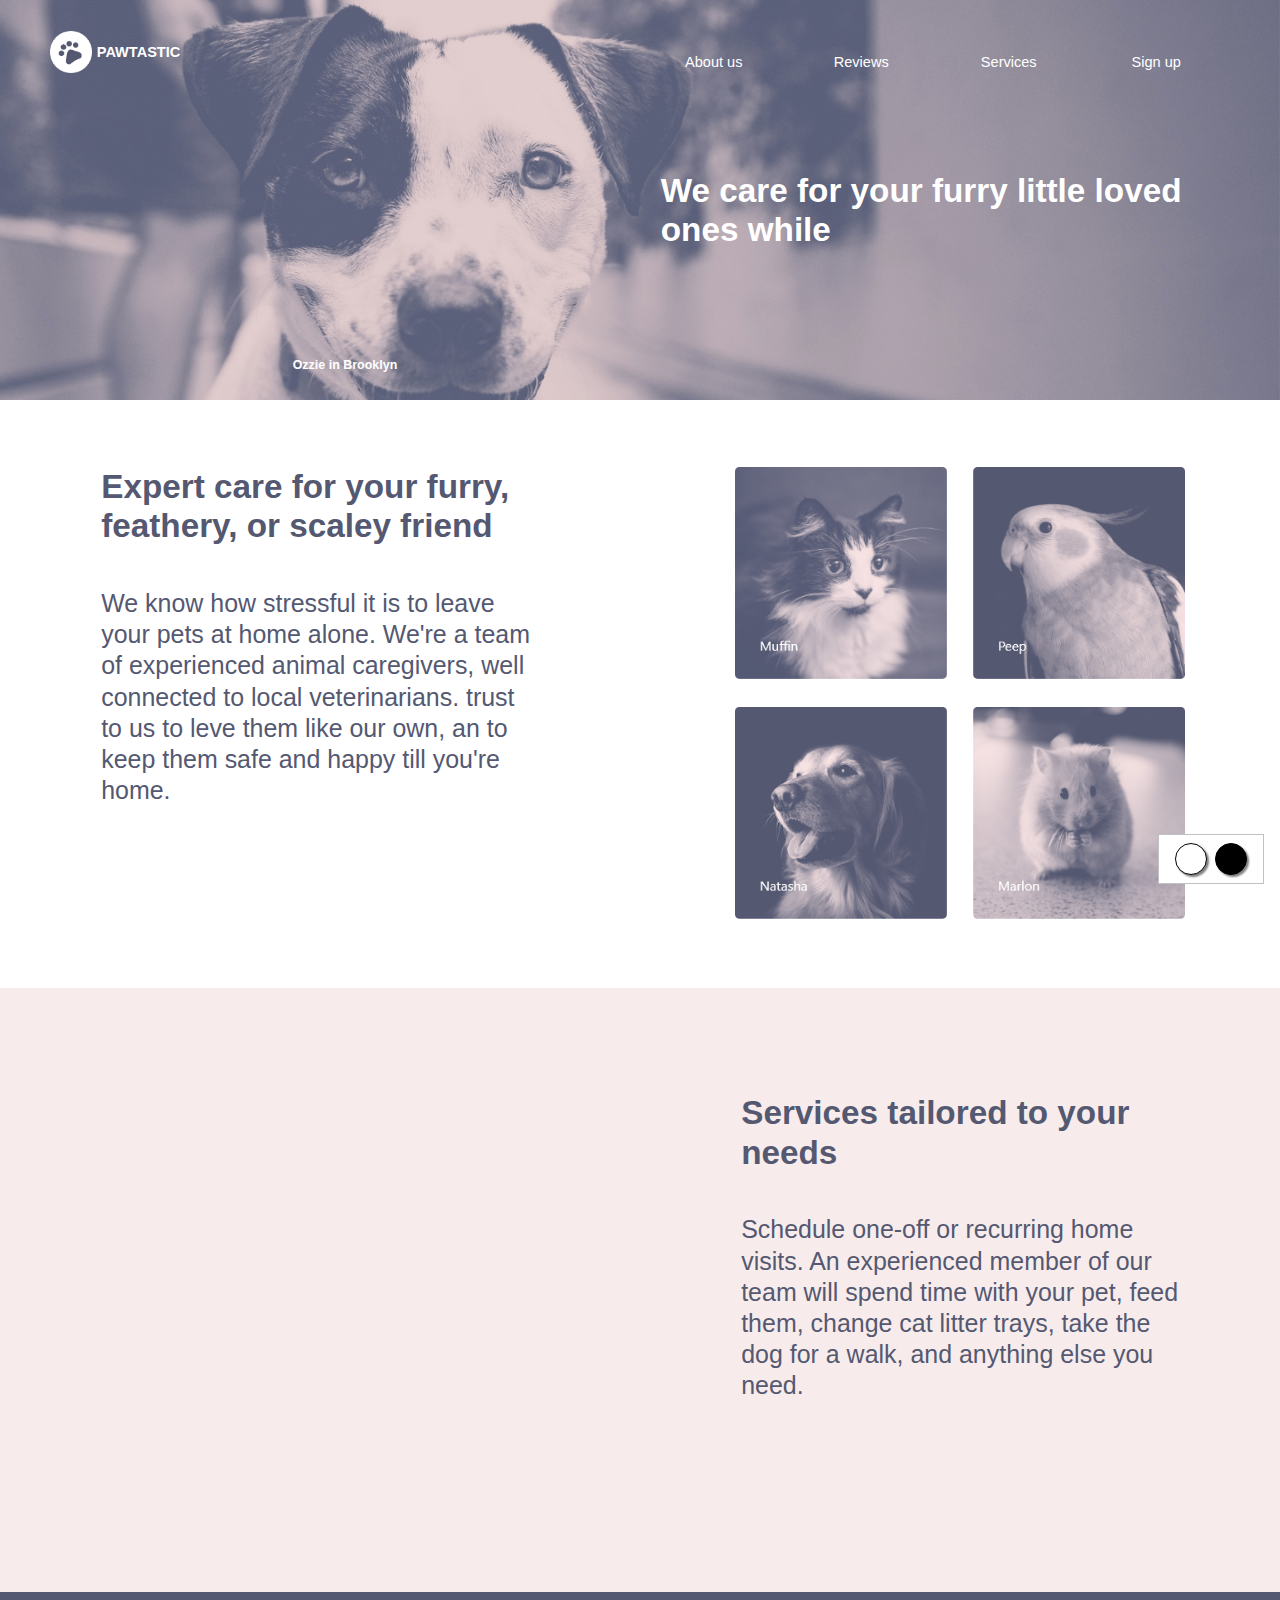
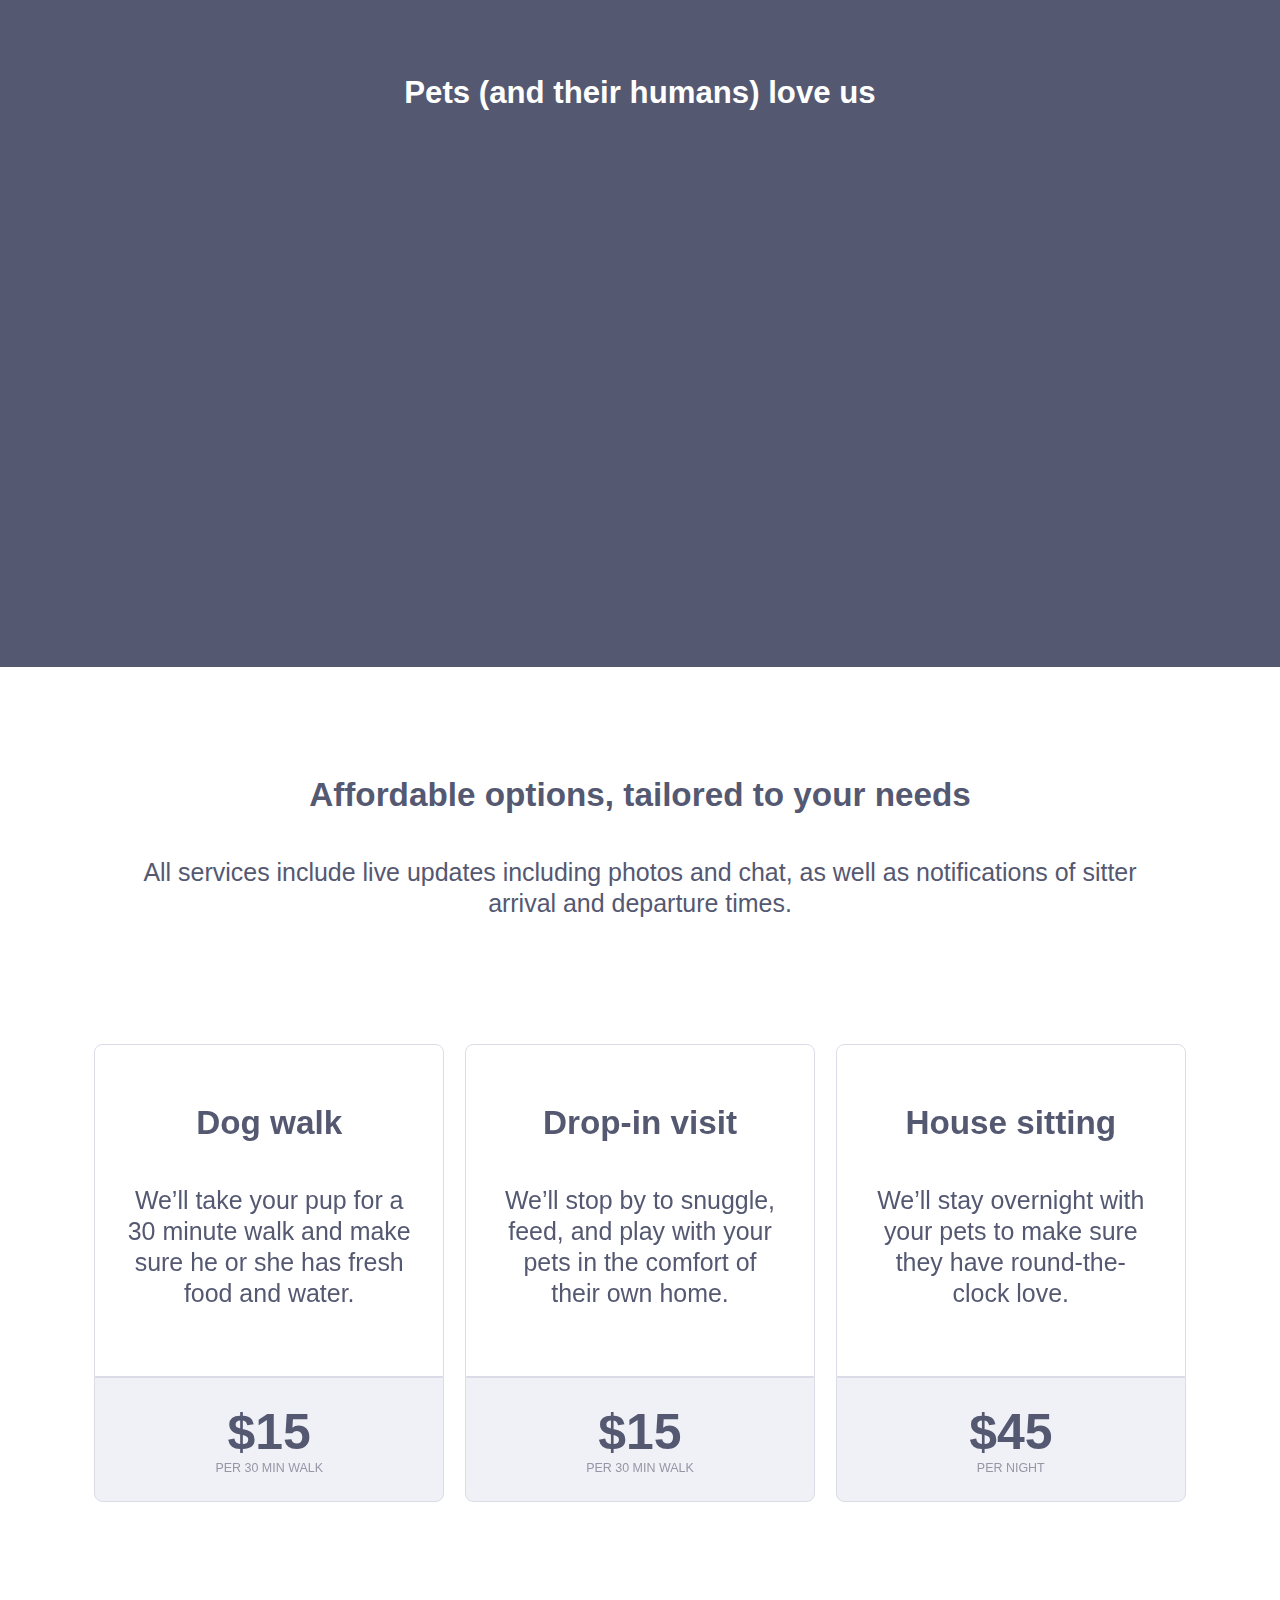
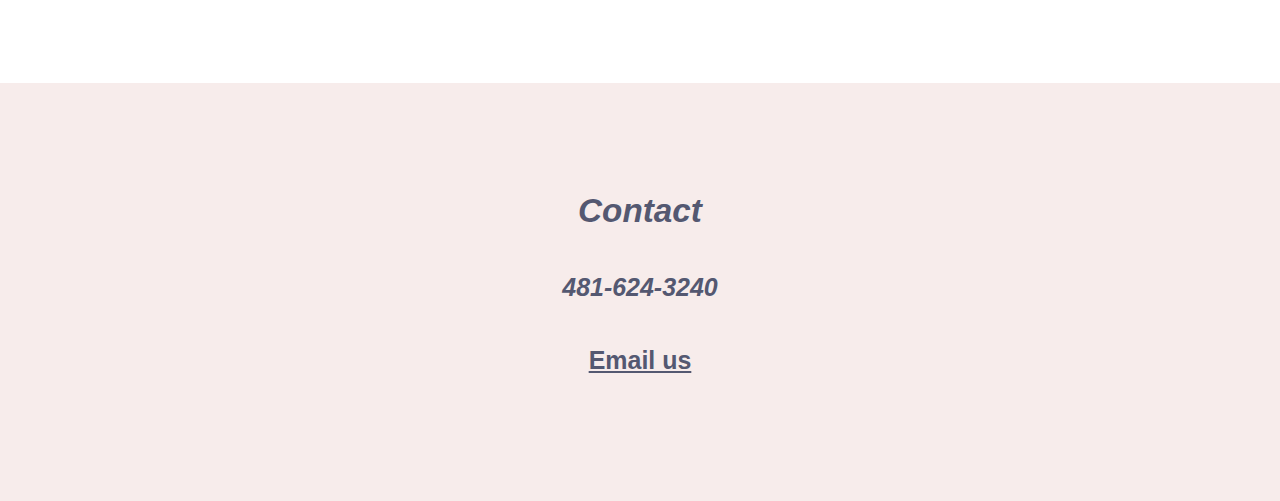
<file: index.html>
<!DOCTYPE html>
<html lang="en">
  <head>
    <meta charset="UTF-8" />
    <meta name="viewport" content="width=device-width, initial-scale=1.0" />

    <link rel="stylesheet" href="/styles/global.css" />
    <link rel="stylesheet" href="/styles/style.css" />
    <link rel="stylesheet" href="/styles/high-contrast.css" />
    <link rel="shortcut icon" href="../images/Symbol.png" type="image/x-icon" />

    <title>Pawtastic</title>
  </head>
  <body>
    <div id="a11y-container" role="group" class="a11y-block">
      <div class="a11y-block__hc">
        <button
          class="a11y-block__hc-btn"
          aria-label="Ativar alto contraste claro"
          data-theme="light"
          data-trigger="high-contrast"
        ></button>

        <button
          class="a11y-block__hc-btn"
          aria-label="Ativar alto contraste escuro"
          data-theme="dark"
          data-trigger="high-contrast"
        ></button>
      </div>
    </div>

    <script src="./a11y.js"></script>

    <section class="l-intro">
      <div class="c-logo">
        <a href="#" title="Pawtastic home" data-no-hc>
          <img
            class="c-logo__img"
            src="../images/logo-w.png"
            alt="Logo image"
          />
          <h1 class="c-logo__title" data-no-hc>PAWTASTIC</h1>
        </a>
      </div>

      <header class="l-intro__header">
        <div class="toggle-menu">
          <div class="one"></div>
          <div class="two"></div>
          <div class="three"></div>
        </div>

        <nav class="l-intro__links paper paper--100 paper--active" data-menu-content>
          <ul>
            <li>
              <a href="#" data-no-hc>About us</a>
            </li>
            <li>
              <a href="#" data-no-hc>Reviews</a>
            </li>
            <li>
              <a href="#" data-no-hc>Services</a>
            </li>
            <li>
              <a href="/signup/index.html" title="Sign up" data-no-hc>
                Sign up
              </a>
            </li>
          </ul>
        </nav>
      </header>

      <address class="l-intro__location">Ozzie in Brooklyn</address>

      <div class="c-content">
        <h2 data-no-hc>We care for your furry little loved ones while</h2>
        <a class="c-schedule btn" href="#" title="schedule a visit">
          Schedule a visit
        </a>
      </div>
    </section>

    <main>
      <section class="l-message paper paper--100">
        <div class="c-content c-content--dark">
          <h2>Expert care for your furry, feathery, or scaley friend</h2>
          <p>
            We know how stressful it is to leave your pets at home alone. We're
            a team of experienced animal caregivers, well connected to local
            veterinarians. trust to us to leve them like our own, an to keep
            them safe and happy till you're home.
          </p>
          <a
            class="c-schedule c-schedule--dark btn"
            href="#"
            title="schedule a visit"
          >
            Schedule a visit
          </a>
        </div>

        <img class="l-message__pets" src="/images/pet-grid.png" alt="pets" />
      </section>

      <section class="l-services paper paper--200">
        <img
          class="c-image l-services__bg"
          src="/images/ollie-and-maggie.jpg"
          alt="Pet photo"
        />

        <div class="c-content c-content--dark">
          <h2>Services tailored to your needs</h2>
          <p>
            Schedule one-off or recurring home visits. An experienced member of
            our team will spend time with your pet, feed them, change cat litter
            trays, take the dog for a walk, and anything else you need.
          </p>
          <a
            class="c-schedule c-schedule--dark btn"
            href="#"
            title="schedule a visit"
          >
            Schedule a visit
          </a>
        </div>
      </section>

      <aside class="l-testimonials paper paper--300">
        <h2 class="l-testimonials__title">Pets (and their humans) love us</h2>

        <div class="l-testimonials__content">
          <article class="c-testimonial paper paper--400">
            <img src="/images/lindsay.jpg" alt="Lindsay pet photo" />
            <div class="c-testimonial__commentary">
              <h2>Lindsay M.</h2>
              <blockquote>
                <p>
                  Pawtastic is awesome! They are passionate about pets and
                  employ trustworthy, dependable staff. We love them!
                </p>
              </blockquote>
            </div>
          </article>

          <article class="c-testimonial paper paper--400">
            <img src="/images/floof.jpg" alt="Andrew pet photo" />
            <div class="c-testimonial__commentary">
              <h2>Andrew C.</h2>
              <blockquote>
                <p>
                  I’m a repeat customer because of their amazing care for our
                  two cats when we travel. I can relax because I know they’re
                  there!
                </p>
              </blockquote>
            </div>
          </article>

          <article class="c-testimonial paper paper--400">
            <img src="/images/ginger.jpg" alt="Meg pet photo" />
            <div class="c-testimonial__commentary">
              <h2>Meg F.</h2>
              <blockquote>
                <p>
                  I use them for mid day walks and our babies are so happy with
                  the exercise and love during the day. We see the difference!
                </p>
              </blockquote>
            </div>
          </article>

          <article class="c-testimonial paper paper--400">
            <img src="/images/ned.jpg" alt="Jackie pet photo" />
            <div class="c-testimonial__commentary">
              <h2>Jackie B.</h2>
              <blockquote>
                <p>
                  I just returned from two weeks away to a sociable, calm cat
                  and no drama. Thanks for a great job, Pawtastic!
                </p>
              </blockquote>
            </div>
          </article>
        </div>

        <a class="c-schedule c-schedule--pink btn" href="#">Read All reviews</a>
      </aside>

      <section class="l-options paper paper--100">
        <div class="c-content c-content--options">
          <h2>Affordable options, tailored to your needs</h2>
          <p>
            All services include live updates including photos and chat, as well
            as notifications of sitter arrival and departure times.
          </p>
        </div>

        <div class="options">
          <a class="c-option" href="#" title="Dog walk" data-no-hc>
            <div class="c-option__icon paper paper--100 with--border">
              <img src="/images/flower-icon.svg" alt="flower icon" />
            </div>
            <div class="c-content c-content--dark with--border">
              <h2>Dog walk</h2>
              <p>
                We’ll take your pup for a 30 minute walk and make sure he or she
                has fresh food and water.
              </p>
            </div>

            <div class="c-option__footer paper paper--200 with--border">
              <span class="c-option__value bg-text">$15</span>
              <span class="c-option__per-time bg-text">PER 30 MIN WALK</span>
            </div>
          </a>

          <a
            class="c-option with--border"
            href="#"
            title="Drop-in visit"
            data-no-hc
          >
            <div class="c-option__icon paper paper--100 with--border">
              <img src="/images/wave-icon.svg" alt="wave icon" />
            </div>
            <div class="c-content c-content--dark with--border">
              <h2>Drop-in visit</h2>
              <p>
                We’ll stop by to snuggle, feed, and play with your pets in the
                comfort of their own home.
              </p>
            </div>

            <div class="c-option__footer paper paper--200 with--border">
              <span class="c-option__value bg-text">$15</span>
              <span class="c-option__per-time bg-text">PER 30 MIN WALK</span>
            </div>
          </a>

          <a
            class="c-option with--border"
            href="#"
            title="House sitting"
            data-no-hc
          >
            <div class="c-option__icon paper paper--100 with--border">
              <img src="/images/home-icon.svg" alt="home icon" />
            </div>
            <div class="c-content c-content--dark with--border">
              <h2>House sitting</h2>
              <p>
                We’ll stay overnight with your pets to make sure they have
                round-the-clock love.
              </p>
            </div>

            <div class="c-option__footer paper paper--200 with--border">
              <span class="c-option__value bg-text">$45</span>
              <span class="c-option__per-time bg-text">PER NIGHT</span>
            </div>
          </a>
        </div>
        <a class="c-schedule c-schedule--dark btn" href="#">
          Schedule a service
        </a>
      </section>
    </main>

    <footer class="l-footer paper paper--300">
      <address class="c-content c-content--dark -align-center">
        <h2>Contact</h2>
        <p><strong>481-624-3240</strong></p>
        <p>
          <strong><a class="email" href="#" title="email">Email us</a></strong>
        </p>
      </address>
    </footer>

    <script src="/toggleMenu.js"></script>
    <script src="/showComponents.js"></script>
  </body>
</html>
</file>
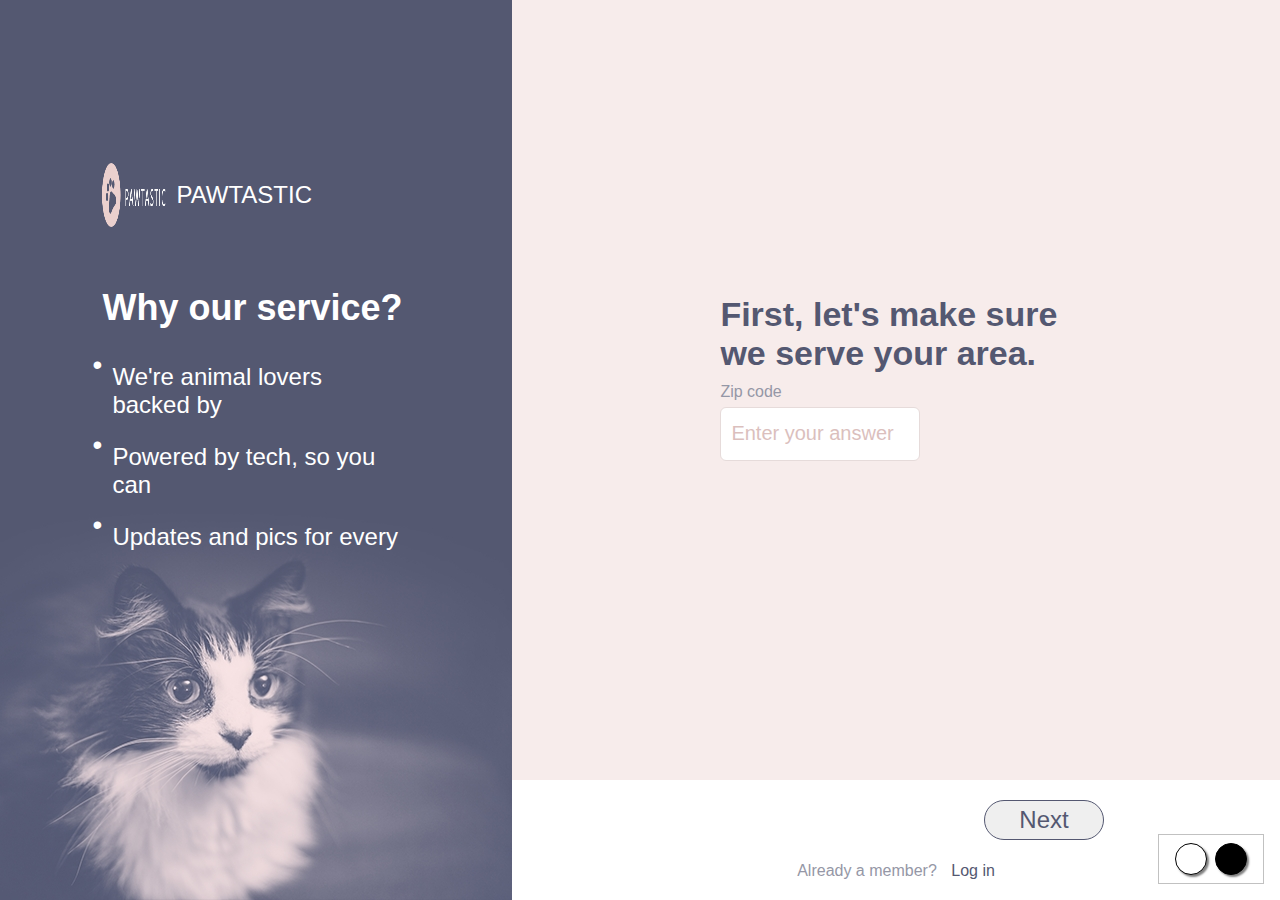
<file: signup/index.html>
<!DOCTYPE html>
<html lang="en">
  <head>
    <meta charset="UTF-8" />
    <meta name="viewport" content="width=device-width, initial-scale=1.0" />

    <link rel="stylesheet" href="../styles/global.css" />
    <link rel="stylesheet" href="./styles/style.css" />
    <link rel="stylesheet" href="../styles/high-contrast.css" />
    <link rel="shortcut icon" href="../images/Symbol.png" type="image/x-icon" />

    <title>Pawtastic | Sign up</title>
  </head>
  <body>
    <div id="a11y-container" role="group" class="a11y-block">
      <div class="a11y-block__hc">
        <button
          class="a11y-block__hc-btn"
          aria-label="Ativar alto contraste claro"
          data-theme="light"
          data-trigger="high-contrast"
        ></button>

        <button
          class="a11y-block__hc-btn"
          aria-label="Ativar alto contraste escuro"
          data-theme="dark"
          data-trigger="high-contrast"
        ></button>
      </div>
    </div>

    <script src="../a11y.js"></script>

    <header class="side">
      <article class="logo">
        <a href="#" title="Pawtastic Home" data-no-hc>
          <img src="../images/Logo.png" alt="Logo image" />
          <h2>PAWTASTIC</h2>
        </a>
      </article>
      <div class="side__content">
        <div class="why__us">
          <h2 class="why__tittle">Why our service?</h2>
          <ol class="why__answer">
            <li><p>We're animal lovers backed by</p></li>
            <li><p>Powered by tech, so you can</p></li>
            <li><p>Updates and pics for every</p></li>
          </ol>
        </div>

        <div class="show__steps">
          <div class="radio__field">
            <input
              type="radio"
              class="radio__to"
              id="to-2"
              name="step"
              checked
            />
            <label>Human profile</label>
            <span class="check"></span>
          </div>

          <div class="radio__field">
            <input type="radio" class="radio__to" id="to-3" name="step" />
            <label>Pet basics</label>
            <span class="check"></span>
          </div>

          <div class="radio__field">
            <input type="radio" class="radio__to" id="to-4" name="step" />
            <label>Pet details</label>
            <span class="check"></span>
          </div>
          <div class="radio__field">
            <input type="radio" class="radio__to" id="to-5" name="step" />
            <label>Confirm</label>
            <span class="check"></span>
          </div>
        </div>
      </div>
    </header>

    <main class="steps">
      <form class="sign-up">
        <fieldset id="first">
          <h2 class="step__tittle">
            First, let's make sure we serve your area.
          </h2>

          <div class="input__field">
            <label for="zip-code" class="input__tittle">Zip code</label>
            <input
              type="text"
              id="zip-code"
              name="zip-code"
              placeholder="Enter your answer"
            />
            <span class="input__error"></span>
          </div>
        </fieldset>

        <fieldset id="second" hidden>
          <legend>
            <h2 class="step__tittle">
              Good news! We care for pets in your area. Let's
            </h2>
          </legend>

          <div class="input__field">
            <label for="email" class="input__tittle">E-mail</label>
            <input
              type="email"
              id="email"
              name="email"
              placeholder="Enter your e-mail"
            />
            <span class="input__error"></span>
          </div>

          <div class="field__block">
            <div class="input__field">
              <label for="password" class="input__tittle">Password</label>

              <input
                type="password"
                id="password"
                name="password"
                placeholder="••••••••"
              />
              <span class="input__error"></span>
            </div>

            <div class="input__field">
              <label for="confirm" class="input__tittle">
                Confirm password
              </label>
              <input type="password" id="confirm" name="confirm" />
              <span class="input__error"></span>
            </div>
          </div>

          <div class="check__field">
            <input type="checkbox" id="policy" name="policy" />
            <div class="label__field">
              <label for="policy" class="input__tittle">
                <span class="check"></span>
                <span class="check__content">
                  I have read the Privacy and agree to the Terms of Service.
                </span>
              </label>
              <span class="input__error"></span>
            </div>
          </div>
        </fieldset>

        <fieldset id="third" hidden>
          <legend>
            <h2 class="step__tittle">
              Hello! Please tell us a little bit about yourself.
            </h2>
          </legend>

          <div class="field__block">
            <div class="input__field">
              <label for="first-name" class="input__tittle">First name</label>

              <input
                type="text"
                id="first-name"
                name="first-name"
                placeholder="Your first name"
              />
              <span class="input__error"></span>
            </div>

            <div class="input__field">
              <label for="last-name" class="input__tittle">Last name</label>

              <input
                type="text"
                id="last-name"
                name="last-name"
                placeholder="Your last name"
              />
              <span class="input__error"></span>
            </div>
          </div>

          <div class="field__block">
            <div class="input__field">
              <label for="phone" class="input__tittle">Phone</label>
              <input
                type="text"
                id="phone"
                name="phone"
                placeholder="01 90000-0000"
              />
              <span class="input__error"></span>
            </div>

            <div class="input__field">
              <label for="alt-phone" class="input__tittle">Phone alt</label>
              <input
                type="text"
                id="alt-phone"
                name="alt-phone"
                placeholder="01 90000-0000"
              />
              <span class="input__error"></span>
            </div>
          </div>

          <div class="input__field">
            <label for="cpf" class="input__tittle">CPF</label>

            <input
              type="text"
              id="cpf"
              name="cpf"
              placeholder="000.000.000-00"
            />
            <span class="input__error"></span>
          </div>
        </fieldset>

        <fieldset id="fourth" hidden>
          <legend>
            <h2 class="step__tittle">
              Nice to meet you, Name.
              <br />
              Tell us all about your furry, feathery, or scaley friend.
            </h2>
          </legend>

          <div class="select__field">
            <h2 class="input__tittle">Kind of your pet</h2>

            <div
              class="select four-columns paper paper--100 with--border"
              id="pet-type"
            >
              <input
                class="with--next-paper-checkable"
                type="radio"
                name="pet-type"
                id="dog"
                value="dog"
              />
              <label
                for="dog"
                class="option__legend paper paper--100 with--hover"
              >
                <picture class="option__image">
                  <source
                    srcset="../images/dog-option@2x.png"
                    media="(min-width: 750px)"
                  />
                  <img
                    class="option__image"
                    src="../images/dog-option.png"
                    alt="Dog"
                  />
                </picture>
                <span>Dog</span>
              </label>

              <input
                class="with--next-paper-checkable"
                type="radio"
                name="pet-type"
                id="cat"
                value="cat"
              />
              <label
                for="cat"
                class="option__legend paper paper--100 with--hover"
              >
                <picture class="option__image">
                  <source
                    srcset="../images/cat-option@2x.png"
                    media="(min-width: 750px)"
                  />
                  <img
                    class="option__image"
                    src="../images/cat-option.png"
                    alt="Cat"
                  />
                </picture>
                <span>Cat</span>
              </label>

              <input
                class="with--next-paper-checkable"
                type="radio"
                name="pet-type"
                id="birdy"
                value="birdy"
              />
              <label
                for="birdy"
                class="option__legend paper paper--100 with--hover"
              >
                <picture class="option__image">
                  <source
                    srcset="../images/birdy-option@2x.png"
                    media="(min-width: 750px)"
                  />
                  <img
                    class="option__image"
                    src="../images/birdy-option.png"
                    alt="Birdy"
                  />
                </picture>
                <span>Birdy</span>
              </label>

              <input
                class="with--next-paper-checkable"
                type="radio"
                name="pet-type"
                id="hamster"
                value="hamster"
              />
              <label
                for="hamster"
                class="option__legend paper paper--100 with--hover"
              >
                <picture class="option__image">
                  <source
                    srcset="../images/hamster-option@2x.png"
                    media="(min-width: 750px)"
                  />
                  <img
                    class="option__image"
                    src="../images/hamster-option.png"
                    alt="Hamster"
                  />
                </picture>
                <span>Hamster</span>
              </label>
            </div>
            <span class="input__error"></span>
          </div>

          <small class="step__info">
            Have multiple pets? That’s awesome. You can create
            <br />
            additional pet profiles for the whole family later.
          </small>
        </fieldset>

        <fieldset id="fifth" hidden>
          <legend>
            <h2 class="step__tittle">
              Yay, we love dogs! Give us the basics about your pup.
            </h2>
          </legend>

          <div class="field__block">
            <div class="input__field">
              <label for="pet-name" class="input__tittle">Name</label>

              <input
                type="text"
                name="pet-name"
                id="pet-name"
                placeholder="Pet's name"
              />
              <span class="input__error"></span>
            </div>

            <div class="photo__field">
              <input
                type="file"
                name="pet-photo"
                id="pet-photo"
                accept="image/png, image/jpeg, image/jpg"
              />

              <label for="pet-photo">
                <picture class="upload__button">
                  <source
                    srcset="../images/path@2x.png"
                    media="(min-width: 750px)"
                  />
                  <img
                    id="select-image"
                    src="../images/path.png"
                    alt="Select a image"
                  />
                </picture>

                <span class="input__tittle bg-text">Upload a photo</span>
              </label>
              <span class="input__error"></span>
            </div>
          </div>

          <div class="field__block">
            <div class="input__field">
              <label for="pet-breed" class="input__tittle">Breed</label>

              <input
                type="text"
                name="pet-breed"
                id="pet-breed"
                placeholder="Pet's breed"
              />
              <span class="input__error"></span>
            </div>
            <div class="input__field">
              <label for="pet-birth-day" class="input__tittle">Birthday</label>

              <input type="date" name="pet-birth-day" id="pet-birth-day" />
              <span class="input__error"></span>
            </div>
          </div>

          <div class="select__container">
            <div class="select__field">
              <span class="input__tittle">Gender</span>

              <div
                class="select two-columns paper with--border"
                id="pet-gender"
              >
                <input
                  class="with--next-paper-checkable"
                  type="radio"
                  name="pet-gender"
                  id="pet-male"
                  value="male"
                />
                <label
                  for="pet-male"
                  class="option__legend paper paper--100 with--hover"
                >
                  Male
                </label>

                <input
                  class="with--next-paper-checkable"
                  type="radio"
                  name="pet-gender"
                  id="pet-female"
                  value="female"
                />
                <label
                  for="pet-female"
                  class="option__legend paper paper--100 with--hover"
                >
                  Female
                </label>
              </div>
              <span class="input__error"></span>
            </div>

            <div class="select__field">
              <span class="input__tittle">Spayed or Neutered</span>

              <div
                class="select two-columns paper with--border"
                id="pet-spayed-or-neutered"
              >
                <input
                  class="with--next-paper-checkable"
                  type="radio"
                  name="pet-spayed-or-neutered"
                  id="spayed-or-neutered-yes"
                  value="true"
                />
                <label
                  for="spayed-or-neutered-yes"
                  class="option__legend paper paper--100 with--hover"
                >
                  Yes
                </label>

                <input
                  class="with--next-paper-checkable"
                  type="radio"
                  name="pet-spayed-or-neutered"
                  id="spayed-or-neutered-no"
                  value="false"
                />
                <label
                  for="spayed-or-neutered-no"
                  class="option__legend paper paper--100 with--hover"
                >
                  No
                </label>
              </div>
              <span class="input__error"></span>
            </div>
          </div>

          <div class="select__field">
            <span class="input__tittle">Weight</span>

            <div class="select four-columns paper with--border" id="pet-weight">
              <input
                class="with--next-paper-checkable"
                type="radio"
                name="pet-weight"
                id="first-weight"
                value="5/10"
              />
              <label
                for="first-weight"
                class="option__legend paper paper--100 with--hover"
              >
                5/10 Kg
              </label>

              <input
                class="with--next-paper-checkable"
                type="radio"
                name="pet-weight"
                id="second-weight"
                value="10/15"
              />
              <label
                for="second-weight"
                class="option__legend paper paper--100 with--hover"
              >
                10/15 Kg
              </label>

              <input
                class="with--next-paper-checkable"
                type="radio"
                name="pet-weight"
                id="third-weight"
                value="15/20"
              />
              <label
                for="third-weight"
                class="option__legend paper paper--100 with--hover"
              >
                15/20 Kg
              </label>

              <input
                class="with--next-paper-checkable"
                type="radio"
                name="pet-weight"
                id="fourth-weight"
                value="20/25"
              />
              <label
                for="fourth-weight"
                class="option__legend paper paper--100 with--hover"
              >
                20/25 Kg
              </label>
            </div>
            <span class="input__error"></span>
          </div>
        </fieldset>

        <fieldset id="sixth" hidden>
          <legend>
            <h2 class="step__tittle">
              Thanks! Now give us all the details about Ginger.
            </h2>
          </legend>

          <div>
            <span class="input__tittle">Favorite things</span>
            <div class="check__block">
              <div class="check__field">
                <input type="checkbox" id="select-all" name="favorite-things" />
                <label for="select-all" class="input__tittle">
                  <span class="check"></span>
                  <span class="check__content">Select all</span>
                </label>
              </div>

              <div class="check__field">
                <input type="checkbox" id="kisses" name="favorite-things" />
                <label for="kisses" class="input__tittle">
                  <span class="check"></span>
                  <span class="check__content">Giving kisses</span>
                </label>
              </div>

              <div class="check__field">
                <input type="checkbox" id="walk" name="favorite-things" />
                <label for="walk" class="input__tittle">
                  <span class="check"></span>
                  <span class="check__content">Walks</span>
                </label>
              </div>

              <div class="check__field">
                <input type="checkbox" id="barking" name="favorite-things" />
                <label for="barking" class="input__tittle">
                  <span class="check"></span>
                  <span class="check__content">Barking</span>
                </label>
              </div>

              <div class="check__field">
                <input type="checkbox" id="snuggling" name="favorite-things" />
                <label for="snuggling" class="input__tittle">
                  <span class="check"></span>
                  <span class="check__content">Snuggling</span>
                </label>
              </div>

              <div class="check__field">
                <input type="checkbox" id="treats" name="favorite-things" />
                <label for="treats" class="input__tittle">
                  <span class="check"></span>
                  <span class="check__content">Treats</span>
                </label>
              </div>

              <div class="check__field">
                <input
                  type="checkbox"
                  id="playing-fetch"
                  name="favorite-things"
                />
                <label for="playing-fetch" class="input__tittle">
                  <span class="check"></span>
                  <span class="check__content">Playing fetch</span>
                </label>
              </div>

              <div class="check__field">
                <input type="checkbox" id="naps" name="favorite-things" />
                <label for="naps" class="input__tittle">
                  <span class="check"></span>
                  <span class="check__content">Naps</span>
                </label>
              </div>

              <div class="check__field">
                <input type="checkbox" id="toys" name="favorite-things" />
                <label for="toys" class="input__tittle">
                  <span class="check"></span>
                  <span class="check__content">Toys</span>
                </label>
              </div>
            </div>
          </div>

          <div class="text__field">
            <label for="pet-detail" class="input__tittle">
              Something that we must know?
            </label>
            <textarea
              name="pet-detail"
              id="pet-detail"
              maxlength="200"
              placeholder="Type here"
            ></textarea>
          </div>
        </fieldset>

        <fieldset id="seventh" hidden>
          <h1 class="step__tittle" style="margin: auto 0">
            Okay, Ginger's all set!
            <br />
            We can't wait to meet het.
          </h1>
        </fieldset>

        <footer class="form__footer paper paper--200">
          <div class="step__buttons">
            <button id="back-btn" class="btn" disabled>Back</button>
            <button id="next-btn" class="btn" type="submit">Next</button>
          </div>
          <p class="member">
            Already a member?
            <a href="#">Log in</a>
          </p>
        </footer>
      </form>
    </main>

    <script src="./src/script.js" type="module"></script>
  </body>
</html>
</file>
<file: styles/global.css>
:root {
  font-family: Arial, Helvetica, sans-serif;
  font-size: 62.5%;
  --color-white: #fff;
  --color-primary: #ebd0ce;
  --color-dark-primary: #e6dbda;
  --color-light-primary: #f7eceb;
  --color-secondary: #545871;
  --color-light-secondary: #9597a6;
  --color-tertiary: #b8817d;
  --color-blue: #dadbe6;
  --color-pale-blue: #f0f1f7;
  --spacing-primary: 2rem;
  --spacing-secondary: 3rem;
  --spacing-tertiary: 4rem;
}

* {
  margin: 0;
  padding: 0;
  -webkit-box-sizing: border-box;
          box-sizing: border-box;
}

html,
body {
  width: 100%;
  height: auto;
  min-height: 100vh;
  background-color: var(--color-light-primary);
}

.a11y-block {
  position: fixed;
  background-color: #fff;
  border: 1px solid #c1c1c1;
  padding: 8px 16px;
  z-index: 10;
  bottom: 16px;
  right: 16px;
}
.a11y-block__hc {
  display: -webkit-box;
  display: -ms-flexbox;
  display: flex;
  gap: 8px;
}
.a11y-block__hc-btn {
  cursor: pointer;
  width: 32px;
  height: 32px;
  border-radius: 50%;
  border: 1px solid black;
  -webkit-box-shadow: 2px 2px 2px rgba(0, 0, 0, 0.5);
          box-shadow: 2px 2px 2px rgba(0, 0, 0, 0.5);
}
.a11y-block__hc-btn[data-theme=light] {
  background-color: white;
}
.a11y-block__hc-btn[data-theme=dark] {
  background-color: black;
}
</file>
<file: styles/style.css>
@charset "UTF-8";
.c-logo {
  height: 4rem;
  width: 16rem;
  padding: var(--spacing-primary);
}
.c-logo a {
  display: -webkit-box;
  display: -ms-flexbox;
  display: flex;
  -webkit-box-align: center;
      -ms-flex-align: center;
          align-items: center;
  text-decoration: none;
  color: var(--color-white);
}
.c-logo__img {
  height: 4rem;
  margin-right: 0.5rem;
}
.c-logo__title {
  font-size: 1.4rem;
}

.c-schedule {
  display: block;
  height: 3.4rem;
  width: 100%;
  max-width: 25rem;
  display: -webkit-box;
  display: -ms-flexbox;
  display: flex;
  -webkit-box-align: center;
      -ms-flex-align: center;
          align-items: center;
  -webkit-box-pack: center;
      -ms-flex-pack: center;
          justify-content: center;
  border-radius: var(--spacing-primary);
  padding: 0.5em;
  font-size: 1.6rem;
  font-weight: 500;
  text-decoration: none;
  color: var(--color-secondary);
  -webkit-transform: translateY(-30px);
          transform: translateY(-30px);
  opacity: 0;
}

.c-schedule {
  background-color: var(--color-white);
}
.c-schedule:active {
  -webkit-transform: scale(0.95) !important;
          transform: scale(0.95) !important;
}
.c-schedule:hover {
  background-color: var(--color-blue);
}
.c-schedule--dark {
  background-color: var(--color-secondary);
  color: var(--color-white);
}
.c-schedule--dark:hover {
  background-color: var(--color-light-secondary);
}
.c-schedule--pink {
  background-color: var(--color-primary);
}
.c-schedule--pink:hover {
  background-color: var(--color-light-primary);
}

.c-content {
  padding: 0 3rem;
}
.c-content > p {
  font-size: 2.4rem;
  line-height: 3rem;
  margin: 4rem 0;
}
.c-content > h1,
.c-content h2,
.c-content h3 {
  font-size: 3.2rem;
  line-height: 3.84rem;
  margin: 2.4rem 0;
}
.c-content .email {
  color: inherit;
  font-style: normal;
  font-size: inherit;
}

.c-content {
  color: var(--color-white);
}
.c-content--options {
  text-align: center;
  color: var(--color-secondary);
}
.c-content--dark {
  color: var(--color-secondary);
}
.c-content.-align-center {
  text-align: center;
}

.c-testimonial {
  height: 100%;
  max-width: 60rem;
  display: -webkit-box;
  display: -ms-flexbox;
  display: flex;
  padding: 2.4rem;
  border-radius: 0.5rem;
  background-color: var(--color-white);
}
.c-testimonial img {
  display: none;
}
.c-testimonial h2 {
  font-size: 1.6rem;
  margin-bottom: 0.8rem;
}
.c-testimonial__commentary {
  height: auto;
  height: auto;
  font-size: 1.6rem;
  font-weight: 500;
  margin-left: 1.4rem;
  color: var(--color-secondary);
  display: -webkit-box;
  display: -ms-flexbox;
  display: flex;
  -webkit-box-orient: vertical;
  -webkit-box-direction: normal;
      -ms-flex-direction: column;
          flex-direction: column;
}
.c-testimonial__commentary p::before {
  content: "“";
}
.c-testimonial__commentary p::after {
  content: "”";
}
@media screen and (min-width: 700px) {
  .c-testimonial img {
    display: initial;
    height: 10rem;
  }
}

.c-option {
  --footer-height: 12rem;
  position: relative;
  display: block;
  max-width: 350px;
  height: 42rem;
  text-align: center;
  text-decoration: none;
}
.c-option__icon {
  position: absolute;
  height: 9.6rem;
  width: 9.6rem;
  border-radius: 50%;
  border: 1px solid var(--color-primary);
  background-color: var(--color-light-primary);
  display: -webkit-box;
  display: -ms-flexbox;
  display: flex;
  -webkit-box-align: center;
      -ms-flex-align: center;
          align-items: center;
  -webkit-box-pack: center;
      -ms-flex-pack: center;
          justify-content: center;
  opacity: 0;
  left: 50%;
  top: 0;
  -webkit-transform: translate(-50%, -50%) scaleY(0);
          transform: translate(-50%, -50%) scaleY(0);
}
.c-option .c-content {
  height: 32rem;
  padding-top: 3.2rem;
  border-radius: 0.8rem 0.8rem 0 0;
  border: 1px solid var(--color-blue);
}
.c-option__footer {
  height: var(--footer-height);
  background-color: var(--color-pale-blue);
  display: -webkit-box;
  display: -ms-flexbox;
  display: flex;
  -webkit-box-orient: vertical;
  -webkit-box-direction: normal;
      -ms-flex-direction: column;
          flex-direction: column;
  -webkit-box-align: center;
      -ms-flex-align: center;
          align-items: center;
  -webkit-box-pack: center;
      -ms-flex-pack: center;
          justify-content: center;
  border: 1px solid var(--color-blue);
  border-radius: 0 0 0.8rem 0.8rem;
}
.c-option__footer span {
  display: block;
  width: 100%;
}
.c-option__value {
  font-size: 4.8rem;
  font-weight: bold;
  color: var(--color-secondary);
}
.c-option__per-time {
  font-size: 1.2rem;
  color: var(--color-light-secondary);
}

.c-image {
  -webkit-transform: translateX(-100%);
          transform: translateX(-100%);
  opacity: 0;
}

.l-intro {
  width: 100%;
  height: 400px;
  background: center no-repeat url("/images/bg.jpg");
  background-size: cover;
  display: grid;
  grid-template-columns: 1fr 2fr;
  grid-template-rows: 10rem 1fr 1fr;
}
.l-intro__header {
  height: 8rem;
  position: relative;
}
.l-intro__header .toggle-menu {
  position: absolute;
  width: 3.2rem;
  right: 2rem;
  top: 2rem;
  z-index: 10;
}
.l-intro__header .toggle-menu div {
  width: 100%;
  height: 0.4rem;
  background-color: var(--color-white);
  margin: 0.4rem;
  -webkit-transition: background-color 0.8s, opacity 1s linear, -webkit-transform 0.6s;
  transition: background-color 0.8s, opacity 1s linear, -webkit-transform 0.6s;
  transition: transform 0.6s, background-color 0.8s, opacity 1s linear;
  transition: transform 0.6s, background-color 0.8s, opacity 1s linear, -webkit-transform 0.6s;
}
.l-intro__header.on .toggle-menu {
  position: fixed;
}
.l-intro__header.on .toggle-menu .two {
  opacity: 0;
  -webkit-transition: opacity 0s linear;
  transition: opacity 0s linear;
}
.l-intro__header.on .toggle-menu .one {
  -webkit-transform: rotate(45deg) translateY(11px);
          transform: rotate(45deg) translateY(11px);
}
.l-intro__header.on .toggle-menu .three {
  -webkit-transform: rotate(-45deg) translateY(-11px);
          transform: rotate(-45deg) translateY(-11px);
}
.l-intro__header.on .l-intro__links {
  width: 60vw;
  opacity: 1;
}
.l-intro__location {
  height: 4rem;
  width: 12rem;
  align-self: end;
  justify-self: center;
  text-align: center;
  color: var(--color-white);
  grid-column: 1/2;
  grid-row: 3/3;
  font-style: normal;
  font-weight: bold;
  font-size: 1.2rem;
}
.l-intro__links {
  position: fixed;
  width: 0;
  height: 100vh;
  display: -webkit-box;
  display: -ms-flexbox;
  display: flex;
  -webkit-box-orient: vertical;
  -webkit-box-direction: normal;
      -ms-flex-direction: column;
          flex-direction: column;
  -webkit-box-align: center;
      -ms-flex-align: center;
          align-items: center;
  padding-top: 7rem;
  opacity: 0;
  overflow: hidden;
  background-color: var(--color-secondary);
  border-left: 1px solid var(--color-light-secondary);
  right: 0;
  top: 50%;
  z-index: 5;
  -webkit-transform: translateY(-50%);
          transform: translateY(-50%);
  -webkit-transition: width 0.6s, opacity 1s linear;
  transition: width 0.6s, opacity 1s linear;
}
.l-intro__links ul {
  width: 60vw;
  padding: 4rem 0;
  list-style: none;
  border-top: 1px solid var(--color-light-secondary);
}
.l-intro__links li {
  width: 100%;
}
.l-intro__links a {
  display: block;
  width: inherit;
  height: 4rem;
  font-size: 2rem;
  text-decoration: none;
  display: -webkit-box;
  display: -ms-flexbox;
  display: flex;
  -webkit-box-align: center;
      -ms-flex-align: center;
          align-items: center;
  -webkit-box-pack: center;
      -ms-flex-pack: center;
          justify-content: center;
  color: var(--color-white);
}
.l-intro__links a:focus {
  background-color: var(--color-light-secondary);
}
.l-intro__links a:active {
  -webkit-transform: scale(0.9);
          transform: scale(0.9);
}
.l-intro__links a:visited {
  text-decoration: underline;
}
.l-intro .c-content {
  grid-column: 1/3;
}
.l-intro .c-content a {
  width: 60%;
}
@-webkit-keyframes show-schedule-button {
  to {
    -webkit-transform: initial;
            transform: initial;
    opacity: 1;
  }
}
@keyframes show-schedule-button {
  to {
    -webkit-transform: initial;
            transform: initial;
    opacity: 1;
  }
}
.l-intro .c-schedule {
  -webkit-animation: show-schedule-button 0.6s 0.2s forwards;
          animation: show-schedule-button 0.6s 0.2s forwards;
}

@media (min-width: 600px) {
  .l-intro {
    grid-template-columns: minmax(50px, 1fr) repeat(2, minmax(270px, 700px)) minmax(50px, 1fr);
    grid-template-rows: 10rem 1fr;
  }
  .l-intro__header {
    grid-column: 3/4;
  }
  .l-intro__header .toggle-menu {
    visibility: hidden;
  }
  .l-intro__header.on .l-intro__links {
    -webkit-transform: initial;
            transform: initial;
  }
  .l-intro__links {
    position: initial;
    height: 100%;
    width: 100%;
    opacity: 1;
    border: none;
    padding: 0;
    background-color: initial;
    -webkit-transform: initial;
            transform: initial;
  }
  .l-intro__links ul {
    display: -webkit-box;
    display: -ms-flexbox;
    display: flex;
    border: none;
    max-width: 100%;
  }
  .l-intro__links a {
    font-size: 1.4rem;
  }
  .l-intro__links a:hover, .l-intro__links a:focus {
    text-decoration: underline;
    background-color: initial;
  }
  .l-intro__location {
    grid-column: 2/3;
    grid-row: initial;
  }
  .l-intro .c-logo {
    grid-column: 2/3;
    padding: 0;
    align-self: center;
  }
  .l-intro .c-content {
    grid-column: 3/4;
    justify-self: end;
    padding: 4rem 2rem;
  }
  .l-intro .c-content a {
    width: 70%;
  }
}
.l-message {
  padding: 6.4rem 0;
  background-color: var(--color-white);
  display: grid;
}
.l-message__pets {
  width: 100%;
  max-width: 500px;
  padding: 0 2.4rem;
  margin-top: 6.4rem;
  justify-self: center;
}

@media (min-width: 700px) {
  .l-message {
    place-content: center;
    grid-template-columns: 1fr repeat(2, minmax(300px, 700px)) 1fr;
  }
  .l-message__pets {
    margin-top: 0;
    grid-column: 3/4;
  }
  .l-message .c-content {
    max-width: 500px;
    height: 100%;
    place-self: center;
    grid-column: 2/3;
  }
  .l-message .c-content h2 {
    margin-top: 0;
  }
}
.l-options {
  padding: 8rem 2rem;
  display: -webkit-box;
  display: -ms-flexbox;
  display: flex;
  -webkit-box-orient: vertical;
  -webkit-box-direction: normal;
      -ms-flex-direction: column;
          flex-direction: column;
  -webkit-box-align: center;
      -ms-flex-align: center;
          align-items: center;
  background-color: var(--color-white);
}
.l-options .c-content--options {
  margin-bottom: 8rem;
}
.l-options .options {
  width: 100%;
  max-width: 1400px;
  display: -webkit-box;
  display: -ms-flexbox;
  display: flex;
  -webkit-box-align: center;
      -ms-flex-align: center;
          align-items: center;
  -webkit-box-pack: center;
      -ms-flex-pack: center;
          justify-content: center;
  -ms-flex-wrap: wrap;
      flex-wrap: wrap;
  gap: 2rem;
}
.l-options .options > .c-option {
  -webkit-box-flex: 1;
      -ms-flex: 1 1 300px;
          flex: 1 1 300px;
  margin-bottom: 8rem;
}

@media (min-width: 700px) {
  .l-options {
    padding: 8rem;
  }
}
@media (min-width: 700px) and (min-width: 1400px) {
  .l-options .options {
    -webkit-box-pack: space-evenly;
        -ms-flex-pack: space-evenly;
            justify-content: space-evenly;
    gap: initial;
  }
}
.l-services {
  padding-bottom: 8rem;
}
.l-services__bg {
  width: 100%;
  margin-bottom: 8rem;
}

@media (min-width: 700px) {
  .l-services {
    display: grid;
    grid-template-columns: 1fr repeat(2, minmax(300px, 700px)) 1fr;
    place-content: center;
    place-items: center;
    padding-bottom: 0;
  }
  .l-services__bg {
    -o-object-fit: cover;
       object-fit: cover;
    height: 100%;
    margin-bottom: 0;
    grid-column: 2/3;
  }
  .l-services .c-content {
    max-width: 500px;
    grid-column: 3/4;
    margin-bottom: 3.2rem;
  }
}
.l-testimonials {
  color: var(--color-white);
  padding: 8rem 2rem;
  background-color: var(--color-secondary);
  display: -webkit-box;
  display: -ms-flexbox;
  display: flex;
  -webkit-box-orient: vertical;
  -webkit-box-direction: normal;
      -ms-flex-direction: column;
          flex-direction: column;
  -webkit-box-align: center;
      -ms-flex-align: center;
          align-items: center;
  overflow: hidden;
}
.l-testimonials__title {
  font-size: 3rem;
  margin-bottom: var(--spacing-secondary);
  text-align: center;
}
.l-testimonials__content {
  margin-bottom: var(--spacing-tertiary);
}
.l-testimonials__content > :not(:last-child) {
  margin-bottom: var(--spacing-primary);
}
.l-testimonials__content > :nth-child(1n) {
  -webkit-transform: translateX(-100%);
          transform: translateX(-100%);
  opacity: 0;
}
.l-testimonials__content > :nth-child(2n) {
  -webkit-transform: translateX(100%);
          transform: translateX(100%);
  opacity: 0;
}
@media screen and (min-width: 700px) {
  .l-testimonials__content {
    width: 100%;
    max-width: 1400px;
    display: grid;
    grid-template-columns: repeat(2, 1fr);
    justify-items: center;
    gap: 1.5rem;
  }
}

.l-footer {
  padding: 8rem 0;
}

@media (max-width: 700px) {
  section:not(.l-intro) .c-schedule {
    margin: 0 auto;
  }
}
@media (min-width: 900px) {
  :root {
    font-size: 65%;
  }
}
@media (min-width: 900px) and (min-width: 1400px) {
  :root {
    font-size: 80%;
  }
}
</file>
<file: styles/high-contrast.css>
.high-contrast {
  --white-clr: white;
  --black-clr: black;
  color: var(--fg-clr-100);
  background-color: var(--bg-clr-100);
}
.high-contrast--dark {
  --bg-clr-100: var(--black-clr);
  --bg-clr-200: #1a1a1a;
  --bg-clr-300: #202020;
  --bg-clr-400: #303030;
  --fg-clr-100: var(--white-clr);
  --fg-clr-200: #f4f4f4;
  --fg-clr-300: #dbdbdb;
  --fg-clr-400: #c4c4c4;
  --btn-bg-clr: var(--fg-clr-100);
  --btn-bg-text-clr: var(--bg-clr-100);
  --btn-hover-bg-clr: var(--fg-clr-400);
  --btn-hover-bg-text-clr: var(--bg-clr-100);
}
.high-contrast--light {
  --bg-clr-100: var(--white-clr);
  --bg-clr-200: #f4f4f4;
  --bg-clr-300: #dbdbdb;
  --bg-clr-400: #c4c4c4;
  --fg-clr-100: var(--black-clr);
  --fg-clr-200: #1a1a1a;
  --fg-clr-300: #202020;
  --fg-clr-400: #303030;
  --btn-bg-clr: var(--fg-clr-100);
  --btn-bg-text-clr: var(--bg-clr-100);
  --btn-hover-bg-clr: var(--fg-clr-400);
  --btn-hover-bg-text-clr: var(--bg-clr-100);
}
.high-contrast *:focus {
  outline: 2px solid var(--fg-clr-100);
  outline-offset: 4px;
}
.high-contrast a:not(.btn, [data-no-hc]),
.high-contrast h1:not(.btn, [data-no-hc]),
.high-contrast h2:not(.btn, [data-no-hc]),
.high-contrast h3:not(.btn, [data-no-hc]),
.high-contrast h4:not(.btn, [data-no-hc]),
.high-contrast h5:not(.btn, [data-no-hc]),
.high-contrast h6:not(.btn, [data-no-hc]),
.high-contrast p:not(.btn, [data-no-hc]),
.high-contrast small:not(.btn, [data-no-hc]),
.high-contrast strong:not(.btn, [data-no-hc]),
.high-contrast label:not(.btn, [data-no-hc]) {
  color: var(--fg-clr-100) !important;
}
.high-contrast a:not(.btn, [data-no-hc]) {
  text-decoration: underline !important;
}
.high-contrast input {
  color: var(--bg-clr-100) !important;
  background-color: var(--fg-clr-100) !important;
}
.high-contrast input::-webkit-input-placeholder {
  opacity: 0.7 !important;
  color: inherit !important;
}
.high-contrast input::-moz-placeholder {
  opacity: 0.7 !important;
  color: inherit !important;
}
.high-contrast input:-ms-input-placeholder {
  opacity: 0.7 !important;
  color: inherit !important;
}
.high-contrast input::-ms-input-placeholder {
  opacity: 0.7 !important;
  color: inherit !important;
}
.high-contrast input::placeholder {
  opacity: 0.7 !important;
  color: inherit !important;
}
.high-contrast .input__field,
.high-contrast .select__field {
  --danger-clr: white;
}
.high-contrast .bg-text {
  color: var(--fg-clr-100) !important;
}
.high-contrast .fg-text {
  color: var(--bg-clr-100) !important;
}
.high-contrast .btn {
  color: var(--btn-bg-text-clr) !important;
  border-color: var(--btn-bg-text-clr) !important;
  background-color: var(--btn-bg-clr) !important;
}
.high-contrast .btn:hover, .high-contrast .btn:focus {
  color: var(--btn-hover-bg-text-clr) !important;
  border-color: var(--btn-hover-bg-text-clr) !important;
  background-color: var(--btn-hover-bg-clr) !important;
}
.high-contrast .paper {
  --text-clr: var(--fg-clr-100);
}
.high-contrast .paper:not(.paper--active), .high-contrast .paper[data-active=true] {
  color: var(--text-clr) !important;
  background-color: var(--bg-clr) !important;
}
.high-contrast .paper--100 {
  --bg-clr: var(--bg-clr-100);
  --bg-hover-clr: var(--fg-clr-100);
  --bg-hover-text-clr: var(--bg-clr-100);
}
.high-contrast .paper--200 {
  --bg-clr: var(--bg-clr-200);
  --bg-hover-clr: var(--fg-clr-200);
  --bg-hover-text-clr: var(--bg-clr-100);
}
.high-contrast .paper--300 {
  --bg-clr: var(--bg-clr-300);
  --bg-hover-clr: var(--fg-clr-300);
  --bg-hover-text-clr: var(--bg-clr-100);
}
.high-contrast .paper--400 {
  --bg-clr: var(--bg-clr-400);
  --bg-hover-clr: var(--fg-clr-400);
  --bg-hover-text-clr: var(--bg-clr-100);
}
.high-contrast .with--hover:hover {
  color: var(--bg-hover-text-clr, var(--fg-clr-100)) !important;
  background-color: var(--bg-hover-clr, var(--bg-clr-100)) !important;
}
.high-contrast .with--border {
  border-color: var(--fg-clr-100);
}
.high-contrast .with--next-paper-checkable:checked + .paper--100 {
  --bg-clr: var(--fg-clr-300);
  --text-clr: var(--bg-clr-100);
}
</file>
<file: signup/styles/style.css>
@charset "UTF-8";
:root {
  --danger-clr: var(--color-tertiary);
}

span,
label {
  display: block;
}

.logo {
  width: 60%;
  height: 6.4rem;
  margin-bottom: 6rem;
}
.logo a {
  display: -webkit-box;
  display: -ms-flexbox;
  display: flex;
  -webkit-box-align: center;
      -ms-flex-align: center;
          align-items: center;
  text-decoration: none;
  color: var(--color-white);
}
.logo h2 {
  font-size: 2.4rem;
  font-weight: 200;
}
.logo img {
  height: 6.4rem;
  width: 6.4rem;
  margin-right: 1rem;
}

.button, .steps .form__footer .step__buttons button {
  height: 4rem;
  width: 12rem;
  font-size: 2.4rem;
  color: var(--color-secondary);
  border: 0.1rem solid var(--color-secondary);
  border-radius: 3rem;
  cursor: pointer;
}
.button:hover, .steps .form__footer .step__buttons button:hover {
  background-color: var(--color-blue);
}

@media (min-width: 750px) {
  body {
    display: -webkit-box;
    display: -ms-flexbox;
    display: flex;
  }
}
.side {
  position: relative;
  width: 100vw;
  height: 100vh;
  color: var(--color-white);
  background-image: url("../../../images/sign-up__0.jpg");
  background-repeat: no-repeat;
  background-position: right bottom;
  background-size: cover;
  display: -webkit-box;
  display: -ms-flexbox;
  display: flex;
  -webkit-box-orient: vertical;
  -webkit-box-direction: normal;
      -ms-flex-direction: column;
          flex-direction: column;
  -webkit-box-pack: center;
      -ms-flex-pack: center;
          justify-content: center;
  -webkit-box-align: center;
      -ms-flex-align: center;
          align-items: center;
  -webkit-transition: background-image linear 0.6s;
  transition: background-image linear 0.6s;
}
.side .why__tittle {
  width: 100%;
  font-size: 3.6rem;
  margin-bottom: 2rem;
}
.side .why__answer {
  width: 100%;
  font-size: 2.4rem;
  padding: 0 1rem;
}
.side .why__answer li {
  position: relative;
  display: block;
  height: 8rem;
  padding: 1.4rem 0;
}
.side .why__answer li:before {
  position: absolute;
  font-size: 2.8rem;
  top: 0;
  left: -2rem;
  content: "•";
}
.side .side__content {
  position: relative;
  width: 60%;
  height: 50%;
}
.side .side__content .why__us {
  position: absolute;
  -webkit-transition: opacity linear 0.4s;
  transition: opacity linear 0.4s;
}
.side .side__content .show__steps {
  position: absolute;
  opacity: 0;
  -webkit-transition: opacity linear 0.4s;
  transition: opacity linear 0.4s;
}
.side .side__content.change__point .why__us {
  opacity: 0;
}
.side .side__content.change__point .show__steps {
  opacity: 1;
}

@media (min-width: 750px) {
  .side {
    width: 40vw;
    min-width: 350px;
  }
}
.steps {
  width: 100vw;
  display: -webkit-box;
  display: -ms-flexbox;
  display: flex;
  -webkit-box-orient: vertical;
  -webkit-box-direction: normal;
      -ms-flex-direction: column;
          flex-direction: column;
  -webkit-box-pack: justify;
      -ms-flex-pack: justify;
          justify-content: space-between;
  -webkit-box-align: center;
      -ms-flex-align: center;
          align-items: center;
  color: var(--color-secondary);
}
.steps .step__tittle {
  font-size: 2.4rem;
  font-weight: bold;
  margin: 5rem 0;
}
.steps .input__tittle {
  font-size: 1.6rem;
  color: var(--color-light-secondary);
}
.steps .step__info {
  font-size: 1.6rem;
  line-height: 2rem;
}
.steps .sign-up {
  width: 100%;
  height: 100%;
  display: -webkit-box;
  display: -ms-flexbox;
  display: flex;
  -webkit-box-orient: vertical;
  -webkit-box-direction: normal;
      -ms-flex-direction: column;
          flex-direction: column;
  -webkit-box-pack: justify;
      -ms-flex-pack: justify;
          justify-content: space-between;
}
.steps .sign-up fieldset {
  height: 100%;
  border: none;
  margin: auto 0;
  padding: 2.44rem;
}
.steps .sign-up fieldset legend {
  border-bottom: 1px var(--color-dark-primary) solid;
}
.steps .sign-up #first {
  height: initial;
  width: 100%;
  max-width: 40rem;
  overflow-y: hidden;
  margin: auto;
}
.steps .sign-up #first .step__tittle {
  margin: 0;
}
.steps .sign-up #first input {
  width: 20rem;
}
.steps .sign-up fieldset > :nth-child(1n):not(legend) {
  margin-bottom: 2rem;
}
.steps .form__footer {
  height: 12rem;
  width: 100%;
  padding: 2rem 0;
  display: -webkit-box;
  display: -ms-flexbox;
  display: flex;
  -webkit-box-orient: vertical;
  -webkit-box-direction: normal;
      -ms-flex-direction: column;
          flex-direction: column;
  -webkit-box-pack: justify;
      -ms-flex-pack: justify;
          justify-content: space-between;
  background-color: var(--color-white);
  border-top-color: var(--color-dark-primary);
}
.steps .form__footer .step__buttons {
  width: 100%;
  display: -webkit-box;
  display: -ms-flexbox;
  display: flex;
  -webkit-box-pack: space-evenly;
      -ms-flex-pack: space-evenly;
          justify-content: space-evenly;
}
.steps .form__footer .step__buttons button {
  -webkit-transition: opacity 0.4s linear;
  transition: opacity 0.4s linear;
}
.steps .form__footer .step__buttons button:disabled {
  opacity: 0;
  cursor: default;
}
.steps .form__footer .member {
  font-size: 1.6rem;
  text-align: center;
  color: var(--color-light-secondary);
}
.steps .form__footer a {
  margin-left: 1rem;
  text-decoration: none;
  color: var(--color-secondary);
}

@media (min-width: 750px) {
  .steps {
    width: 60vw;
    height: 100vh;
    overflow-y: hidden;
  }
  .steps fieldset {
    position: relative;
    overflow-y: scroll;
    overflow-x: hidden;
  }
  .steps .step__tittle {
    font-size: 3.4rem;
  }
}
.input__field {
  width: 100%;
  margin-top: 1rem;
}
.input__field input:not([type=checkbox]) {
  width: inherit;
  height: 5.4rem;
  font-size: 2rem;
  padding: 0.6rem 1rem;
  border-radius: 0.6rem;
  border: 1px solid var(--color-dark-primary);
  margin-top: 0.6rem;
}
.input__field input:not([type=checkbox]):focus {
  border-color: var(--color-secondary);
}
.input__field input:not([type=checkbox])::-webkit-input-placeholder {
  opacity: 0.5;
  color: var(--color-tertiary);
}
.input__field input:not([type=checkbox])::-moz-placeholder {
  opacity: 0.5;
  color: var(--color-tertiary);
}
.input__field input:not([type=checkbox]):-ms-input-placeholder {
  opacity: 0.5;
  color: var(--color-tertiary);
}
.input__field input:not([type=checkbox])::-ms-input-placeholder {
  opacity: 0.5;
  color: var(--color-tertiary);
}
.input__field input:not([type=checkbox])::placeholder {
  opacity: 0.5;
  color: var(--color-tertiary);
}
.input__field input::-webkit-datetime-edit-text,
.input__field input::-webkit-datetime-edit-month-field,
.input__field input::-webkit-datetime-edit-day-field,
.input__field input::-webkit-datetime-edit-year-field {
  color: var(--color-primary);
}

.photo__field {
  width: 100%;
  margin-top: 1rem;
}
.photo__field label {
  display: -webkit-box;
  display: -ms-flexbox;
  display: flex;
  -webkit-box-align: center;
      -ms-flex-align: center;
          align-items: center;
  cursor: pointer;
}
.photo__field .upload__button {
  height: 5.4rem;
  width: 5.4rem;
  padding: 1.6rem;
  margin-right: 1rem;
  display: -webkit-box;
  display: -ms-flexbox;
  display: flex;
  -webkit-box-align: center;
      -ms-flex-align: center;
          align-items: center;
  -webkit-box-pack: center;
      -ms-flex-pack: center;
          justify-content: center;
  border-radius: 50%;
  background-color: var(--color-white);
  background-size: cover;
  border: 1px solid var(--color-dark-primary);
}
.photo__field .upload__button img {
  width: 100%;
  height: 100%;
}
.photo__field.error .upload__button {
  border-color: var(--color-tertiary);
}
.photo__field input:focus ~ label .upload__button {
  border-color: var(--color-secondary);
}
.photo__field input {
  position: absolute;
  opacity: 0;
}

.check__field label {
  display: -webkit-box;
  display: -ms-flexbox;
  display: flex;
  -webkit-box-align: center;
      -ms-flex-align: center;
          align-items: center;
}
.check__field .check__content {
  width: 90%;
  font-size: 1.4rem;
}
.check__field .check {
  position: relative;
  width: 2rem;
  height: 2rem;
  margin-right: 1rem;
  border-radius: 0.4rem;
  border: 1px solid var(--color-dark-primary);
  background-color: var(--color-white);
  cursor: pointer;
  -webkit-transition: background-color linear 0.4s;
  transition: background-color linear 0.4s;
}
.check__field input {
  position: absolute;
  opacity: 0;
}
.check__field input:checked ~ .label__field .check, .check__field input:checked ~ label .check {
  background-color: var(--color-secondary);
}
.check__field input:checked ~ .label__field .check:before, .check__field input:checked ~ label .check:before {
  position: absolute;
  font-size: 1.2rem;
  font-weight: bold;
  color: var(--color-white);
  -webkit-transform: translate(50%);
          transform: translate(50%);
  right: 50%;
  content: "✓";
}
.check__field input:focus ~ .label__field .check {
  border-color: var(--color-secondary);
}

.text__field {
  width: 100%;
}
.text__field textarea {
  width: 100%;
  height: 8rem;
  padding: 1rem;
  resize: none;
  border-radius: 0.5rem;
  border: 1px solid var(--color-dark-primary);
}
.text__field textarea:focus {
  border-color: var(--color-secondary);
}

@media (min-width: 800px) {
  .field__block {
    display: grid;
    grid-template-columns: repeat(2, 1fr);
    grid-column-gap: 1.4rem;
  }
  .photo__field {
    -ms-flex-item-align: end;
        align-self: flex-end;
    margin-top: 0;
  }
  .sixth .check__block {
    display: grid;
    grid-template-columns: repeat(3, 1fr);
  }
}
.select__container .select {
  margin-bottom: 1rem;
}

.select {
  width: 100%;
  padding: 0.5rem;
  border-radius: 0.5rem;
  background-color: var(--color-white);
  border: 1px solid var(--color-dark-primary);
  margin-top: 0.6rem;
}
.select .option__legend {
  width: 100%;
  padding: 1rem;
  border-radius: 0.5rem;
  text-align: center;
  font-size: 1.6rem;
  cursor: pointer;
  -webkit-transition: background-color linear 0.4s;
  transition: background-color linear 0.4s;
}
.select .option__legend:hover {
  background-color: var(--color-blue);
}
.select .option__image {
  min-width: 4rem;
  max-width: 8rem;
}
.select:focus-within {
  border-color: var(--color-secondary);
}
.select input:checked + label,
.select input:focus + label {
  background-color: var(--color-primary);
}
.select input {
  position: absolute;
  width: 0;
  height: 0;
  opacity: 0;
  cursor: pointer;
}

@media (min-width: 800px) {
  .select__container {
    display: grid;
    grid-template-columns: repeat(2, 1fr);
    grid-column-gap: 1.4rem;
  }
  .select.two-columns {
    display: grid;
    grid-template-columns: repeat(2, 1fr);
  }
  .select.four-columns {
    display: grid;
    grid-template-columns: repeat(4, 1fr);
  }
}
.input__error {
  font-size: 1.6rem;
  margin-top: 0.5rem;
  color: var(--danger-clr);
  display: -webkit-box;
  display: -ms-flexbox;
  display: flex;
}

.input__field.error .label__field {
  display: -webkit-box;
  display: -ms-flexbox;
  display: flex;
  -webkit-box-orient: vertical;
  -webkit-box-direction: normal;
      -ms-flex-direction: column;
          flex-direction: column;
}
.input__field.error input {
  border-color: var(--danger-clr);
}

.check__field .input__error {
  margin-top: 0.5rem;
  margin-left: 2.8rem;
}

.select__field.error .label__field {
  display: -webkit-box;
  display: -ms-flexbox;
  display: flex;
  -webkit-box-align: center;
      -ms-flex-align: center;
          align-items: center;
}
.select__field.error .select {
  border: 1px solid var(--danger-clr);
}

.show__steps {
  position: relative;
  width: 100%;
  height: 100%;
  padding: 4rem 0;
  padding-left: 2.6rem;
  color: var(--color-light-secondary);
}
.show__steps .radio__field {
  position: relative;
  height: 6rem;
  font-size: 2rem;
  border-left: 1px solid white;
}
.show__steps .radio__field:last-child {
  border: none;
}
.show__steps label {
  margin-left: 3rem;
}
.show__steps .check {
  position: absolute;
  width: 2.4rem;
  height: 2.4rem;
  border-radius: 100%;
  border: 0.4rem solid var(--color-light-secondary);
  background-color: var(--color-light-secondary);
  top: -0.8rem;
  left: -1.2rem;
  -webkit-transition: background-color, border-color 0.6s linear;
  transition: background-color, border-color 0.6s linear;
}
.show__steps input:checked ~ .check {
  border-color: var(--color-white);
  background: var(--color-secondary);
}
.show__steps input:checked ~ label {
  color: var(--color-white);
}
.show__steps input {
  position: absolute;
  opacity: 0;
  cursor: pointer;
}
</file>
